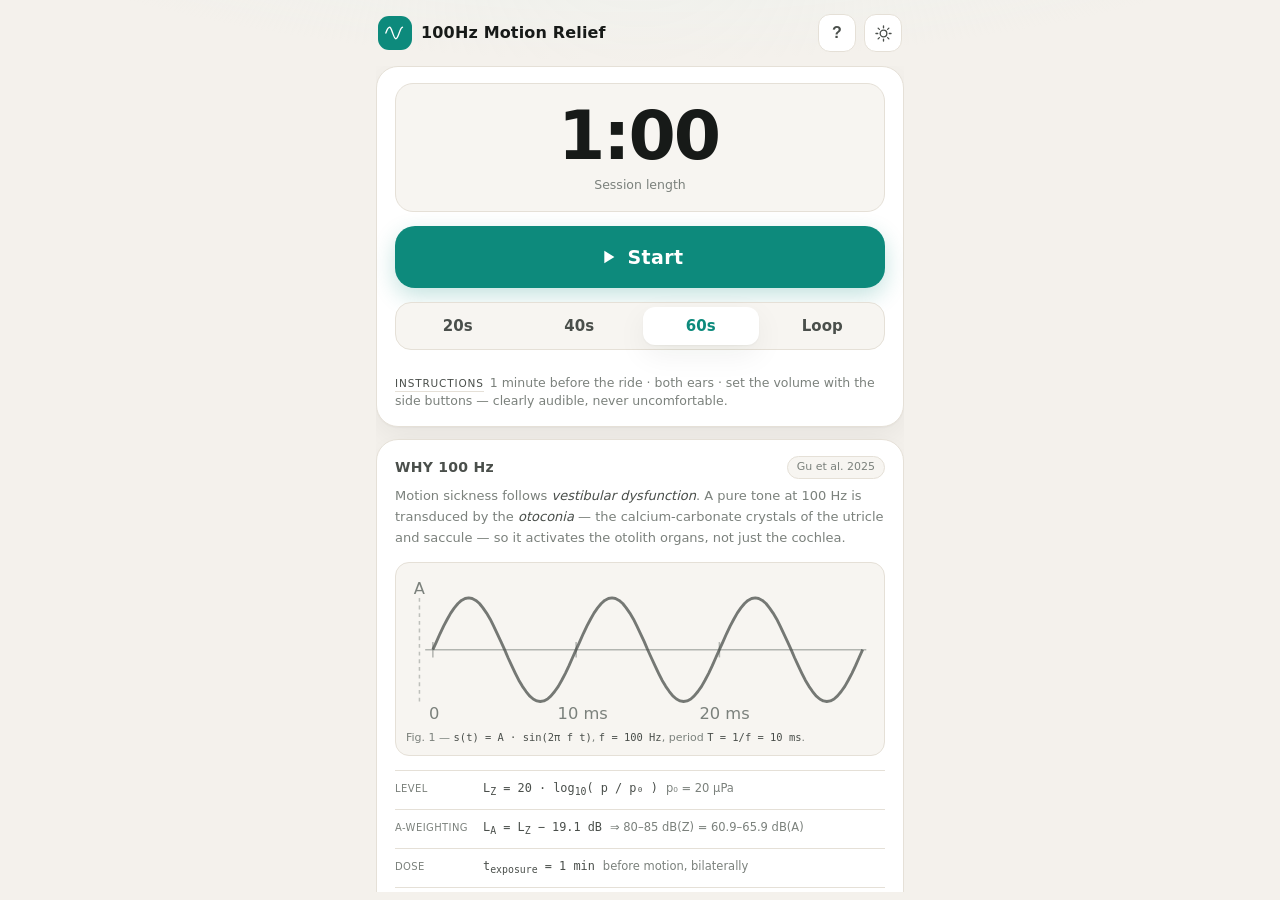
<file: index.html>
<!doctype html>
<html lang="en" data-theme="auto">
<head>
<meta charset="utf-8" />
<title>100Hz Motion Relief</title>
<meta name="viewport" content="width=device-width, initial-scale=1, viewport-fit=cover" />
<meta name="description" content="A 100 Hz pure tone to ease motion sickness — based on Gu et al., Environ Health Prev Med 2025. Works offline and installs to the iPhone home screen." />

<meta name="theme-color" content="#f4f1ec" media="(prefers-color-scheme: light)" />
<meta name="theme-color" content="#0e1211" media="(prefers-color-scheme: dark)" />
<meta name="apple-mobile-web-app-capable" content="yes" />
<meta name="mobile-web-app-capable" content="yes" />
<meta name="apple-mobile-web-app-title" content="100Hz" />
<meta name="apple-mobile-web-app-status-bar-style" content="default" />
<meta name="format-detection" content="telephone=no" />

<link rel="manifest" href="manifest.webmanifest" />
<link rel="icon" href="icons/icon-192.png" sizes="192x192" />
<link rel="apple-touch-icon" href="icons/icon-180.png" />
<link rel="stylesheet" href="styles.css" />
</head>
<body>
<div class="app">

  <header class="topbar">
    <div class="brand">
      <span class="brand-mark" aria-hidden="true">
        <svg viewBox="0 0 24 24" width="20" height="20"><path d="M1 12c1.6-4.6 3.1-6.9 4.6-6.9S8 8.6 9.2 12s2.3 6.9 3.8 6.9 2.4-2.3 4-6.9 2.6-6.9 4-6.9" fill="none" stroke="currentColor" stroke-width="1.6" stroke-linecap="round"/></svg>
      </span>
      <span class="brand-text">100Hz Motion Relief</span>
    </div>
    <div class="topbar-actions">
      <button id="helpBtn" class="icon-btn" type="button" aria-label="Instructions">?</button>
      <button id="themeBtn" class="icon-btn" type="button" aria-label="Toggle light and dark theme">
        <svg class="ico-sun" viewBox="0 0 24 24" width="19" height="19" aria-hidden="true"><circle cx="12" cy="12" r="4.2" fill="none" stroke="currentColor" stroke-width="1.7"/><path d="M12 2.5v2.2M12 19.3v2.2M2.5 12h2.2M19.3 12h2.2M5.2 5.2l1.6 1.6M17.2 17.2l1.6 1.6M18.8 5.2l-1.6 1.6M6.8 17.2l-1.6 1.6" stroke="currentColor" stroke-width="1.7" stroke-linecap="round"/></svg>
        <svg class="ico-moon" viewBox="0 0 24 24" width="19" height="19" aria-hidden="true"><path d="M20 14.2A8.2 8.2 0 0 1 9.8 4a8.4 8.4 0 1 0 10.2 10.2Z" fill="none" stroke="currentColor" stroke-width="1.7" stroke-linejoin="round"/></svg>
      </button>
    </div>
  </header>

  <main class="content">

    <!-- player -->
    <section class="card play-card">
      <div class="timer" id="timer">
        <div class="timer-main">
          <span id="timeValue">1:00</span><span class="timer-unit" id="timeUnit"></span>
        </div>
        <div class="timer-label" id="timeLabel">Session length</div>
        <div class="timer-bar"><span id="timeBar"></span></div>
      </div>

      <button id="playBtn" class="play-btn" type="button" aria-live="polite">
        <svg class="ico-play" viewBox="0 0 24 24" width="22" height="22" aria-hidden="true"><path d="M8 5.2v13.6l11-6.8z" fill="currentColor"/></svg>
        <svg class="ico-pause" viewBox="0 0 24 24" width="22" height="22" aria-hidden="true"><rect x="7" y="5" width="3.6" height="14" rx="1.4" fill="currentColor"/><rect x="13.4" y="5" width="3.6" height="14" rx="1.4" fill="currentColor"/></svg>
        <span id="playLabel">Start</span>
      </button>

      <div class="presets" role="group" aria-label="Session length">
        <button type="button" class="chip" data-sec="20">20s</button>
        <button type="button" class="chip" data-sec="40">40s</button>
        <button type="button" class="chip is-active" data-sec="60">60s</button>
        <button type="button" class="chip" data-sec="0">Loop</button>
      </div>

      <p class="hint"><span class="k">Instructions</span>1 minute before the ride · both ears · set the volume with the side buttons — clearly audible, never uncomfortable.</p>
    </section>

    <!-- why this works -->
    <section class="card note-card" aria-labelledby="noteTitle">
      <div class="card-head">
        <h2 id="noteTitle" class="card-title">WHY 100 Hz</h2>
        <span class="tag">Gu et al. 2025</span>
      </div>

      <p class="note-p">
        Motion sickness follows <em>vestibular dysfunction</em>. A pure tone at 100 Hz is transduced by the
        <em>otoconia</em> — the calcium-carbonate crystals of the utricle and saccule — so it activates the
        otolith organs, not just the cochlea.
      </p>

      <figure class="fig">
        <svg class="fig-svg" viewBox="0 0 244 78" role="img" aria-label="100 Hz sine wave, period 10 ms">
          <line class="ax" x1="10" y1="40" x2="240" y2="40" />
          <line class="tick" x1="14" y1="36" x2="14" y2="44" />
          <line class="tick" x1="88.7" y1="36" x2="88.7" y2="44" />
          <line class="tick" x1="163.4" y1="36" x2="163.4" y2="44" />
          <line class="amp" x1="7" y1="13" x2="7" y2="67" />
          <path class="wave" d="M14.0,40.0 L15.9,35.8 L17.7,31.7 L19.6,27.7 L21.5,24.1 L23.3,20.9 L25.2,18.2 L27.1,15.9 L28.9,14.3 L30.8,13.3 L32.7,13.0 L34.5,13.3 L36.4,14.3 L38.3,15.9 L40.1,18.2 L42.0,20.9 L43.9,24.1 L45.7,27.7 L47.6,31.7 L49.5,35.8 L51.4,40.0 L53.2,44.2 L55.1,48.3 L57.0,52.3 L58.8,55.9 L60.7,59.1 L62.6,61.8 L64.4,64.1 L66.3,65.7 L68.2,66.7 L70.0,67.0 L71.9,66.7 L73.8,65.7 L75.6,64.1 L77.5,61.8 L79.4,59.1 L81.2,55.9 L83.1,52.3 L85.0,48.3 L86.8,44.2 L88.7,40.0 L90.6,35.8 L92.4,31.7 L94.3,27.7 L96.2,24.1 L98.0,20.9 L99.9,18.2 L101.8,15.9 L103.6,14.3 L105.5,13.3 L107.4,13.0 L109.2,13.3 L111.1,14.3 L113.0,15.9 L114.8,18.2 L116.7,20.9 L118.6,24.1 L120.4,27.7 L122.3,31.7 L124.2,35.8 L126.0,40.0 L127.9,44.2 L129.8,48.3 L131.7,52.3 L133.5,55.9 L135.4,59.1 L137.3,61.8 L139.1,64.1 L141.0,65.7 L142.9,66.7 L144.7,67.0 L146.6,66.7 L148.5,65.7 L150.3,64.1 L152.2,61.8 L154.1,59.1 L155.9,55.9 L157.8,52.3 L159.7,48.3 L161.5,44.2 L163.4,40.0 L165.3,35.8 L167.1,31.7 L169.0,27.7 L170.9,24.1 L172.7,20.9 L174.6,18.2 L176.5,15.9 L178.3,14.3 L180.2,13.3 L182.1,13.0 L183.9,13.3 L185.8,14.3 L187.7,15.9 L189.5,18.2 L191.4,20.9 L193.3,24.1 L195.1,27.7 L197.0,31.7 L198.9,35.8 L200.8,40.0 L202.6,44.2 L204.5,48.3 L206.4,52.3 L208.2,55.9 L210.1,59.1 L212.0,61.8 L213.8,64.1 L215.7,65.7 L217.6,66.7 L219.4,67.0 L221.3,66.7 L223.2,65.7 L225.0,64.1 L226.9,61.8 L228.8,59.1 L230.6,55.9 L232.5,52.3 L234.4,48.3 L236.2,44.2 L238.1,40.0" />
          <text class="fig-t" x="12" y="76">0</text>
          <text class="fig-t" x="79" y="76">10 ms</text>
          <text class="fig-t" x="153" y="76">20 ms</text>
          <text class="fig-t" x="4" y="11">A</text>
        </svg>
        <figcaption class="figcap">Fig. 1 — <span class="eqi">s(t) = A · sin(2π f t)</span>, <span class="eqi">f = 100 Hz</span>, period <span class="eqi">T = 1/f = 10 ms</span>.</figcaption>
      </figure>

      <div class="eqs">
        <div class="eqrow">
          <span class="eqlab">level</span>
          <span class="eqi">L<sub>Z</sub> = 20 · log<sub>10</sub>( p / p₀ )</span>
          <span class="eqnote">p₀ = 20 µPa</span>
        </div>
        <div class="eqrow">
          <span class="eqlab">A-weighting</span>
          <span class="eqi">L<sub>A</sub> = L<sub>Z</sub> − 19.1 dB</span>
          <span class="eqnote">⇒ 80–85 dB(Z) = 60.9–65.9 dB(A)</span>
        </div>
        <div class="eqrow">
          <span class="eqlab">dose</span>
          <span class="eqi">t<sub>exposure</sub> = 1 min</span>
          <span class="eqnote">before motion, bilaterally</span>
        </div>
      </div>

      <figure class="fig">
        <svg class="fig-svg" viewBox="0 0 320 112" role="img" aria-label="proposed mechanism diagram">
          <g class="box">
            <rect x="4" y="6" width="88" height="36" rx="9" />
            <text class="fig-b" x="48" y="22">100 Hz tone</text>
            <text class="fig-s" x="48" y="35">80–85 dB(Z)</text>
          </g>
          <path class="arw" d="M96 24 H112" />
          <path class="arwh" d="M112 24 l-6 -3.2 v6.4 z" />
          <g class="box">
            <rect x="114" y="6" width="94" height="36" rx="9" />
            <text class="fig-b" x="161" y="22">Otoconia</text>
            <text class="fig-s" x="161" y="35">utricle · saccule</text>
          </g>
          <path class="arw" d="M212 24 H228" />
          <path class="arwh" d="M228 24 l-6 -3.2 v6.4 z" />
          <g class="box">
            <rect x="230" y="6" width="86" height="36" rx="9" />
            <text class="fig-b" x="273" y="22">Vestibular</text>
            <text class="fig-s" x="273" y="35">activation</text>
          </g>

          <path class="arw" d="M273 42 V56" />
          <path class="arw" d="M56 56 H273" />
          <path class="arw" d="M56 56 V68" />
          <path class="arwh" d="M56 68 l-3.2 -6 h6.4 z" />
          <path class="arw" d="M160 56 V68" />
          <path class="arwh" d="M160 68 l-3.2 -6 h6.4 z" />
          <path class="arw" d="M264 56 V68" />
          <path class="arwh" d="M264 68 l-3.2 -6 h6.4 z" />

          <g class="box">
            <rect x="4" y="70" width="104" height="36" rx="9" />
            <text class="fig-s" x="56" y="86">↓ postural sway</text>
            <text class="fig-s" x="56" y="99">envelope area</text>
          </g>
          <g class="box">
            <rect x="112" y="70" width="96" height="36" rx="9" />
            <text class="fig-s" x="160" y="86">↓ LF/HF</text>
            <text class="fig-s" x="160" y="99">sympathetic tone</text>
          </g>
          <g class="box">
            <rect x="212" y="70" width="104" height="36" rx="9" />
            <text class="fig-s" x="264" y="86">↓ MSAQ</text>
            <text class="fig-s" x="264" y="99">subjective symptoms</text>
          </g>
        </svg>
        <figcaption class="figcap">Fig. 2 — sound energy → otoconia → vestibular activation → less imbalance and autonomic response.</figcaption>
      </figure>

      <p class="note-p tight"><span class="k">Protocol</span>bilateral, 1 minute, before motion. In mice a 5-minute exposure held for ≥ 120 min; unilateral exposure and 250 Hz did not work.</p>
      <p class="cite">Gu Y, Ohgami N, He T, Kagawa T, Kurniasari F, Tong K, Li X, Tazaki A, Takeda K, Mouri M, Kato M.
        <i>Just 1-min exposure to a pure tone at 100 Hz with daily exposable sound pressure levels may improve motion sickness.</i>
        Environ Health Prev Med. 2025;30. doi:10.1265/ehpm.24-00247</p>
    </section>

    <p class="safety">
      Long exposure at high volume can damage hearing — keep both moderate. Stop immediately if you notice ringing,
      worsening dizziness or any discomfort. This app is not medical advice.
    </p>
  </main>

  <div class="a2hs" id="a2hs" hidden>
    <span>Tap <b>Share</b> in Safari, then “Add to Home Screen” to run full-screen and offline.</span>
    <button type="button" id="a2hsClose" aria-label="Dismiss">✕</button>
  </div>

  <div class="sheet" id="sheet" hidden>
    <div class="sheet-backdrop" data-close></div>
    <div class="sheet-panel" role="dialog" aria-modal="true" aria-labelledby="sheetTitle">
      <h2 id="sheetTitle">Instructions</h2>
      <ol>
        <li>Keep the phone near you — a pocket is fine — and let the 100 Hz tone play.</li>
        <li>Use the <b>hardware volume buttons</b> (there is no in-app volume). Aim for clearly audible but never uncomfortable: the study used <b>80–85 dB(Z)</b> ≈ 60.9–65.9 dB(A) at the ear.</li>
        <li>The study protocol is <b>1 minute, both ears, before the ride</b>. The default session is 60 s; 20 s, 40 s and loop are also available.</li>
        <li>The screen stays awake while playing. Audio keeps playing on the lock screen or in another app — pause it from Control Center.</li>
        <li>No sound? Check the <b>ring/silent switch</b> on the left side of the iPhone.</li>
      </ol>
      <p class="sheet-meta">Audio: 100 Hz pure tone · 60 s · 0.3 s silence + 0.7 s fade-in, so playback starts without a click · build v5</p>
      <button type="button" class="play-btn ghost" data-close>Got it</button>
    </div>
  </div>

  <div class="toast" id="toast" role="status" aria-live="polite" hidden></div>
</div>

<audio id="tone" src="audio/100hz.mp3" loop preload="auto" playsinline></audio>
<script src="app.js"></script>
</body>
</html>
</file>
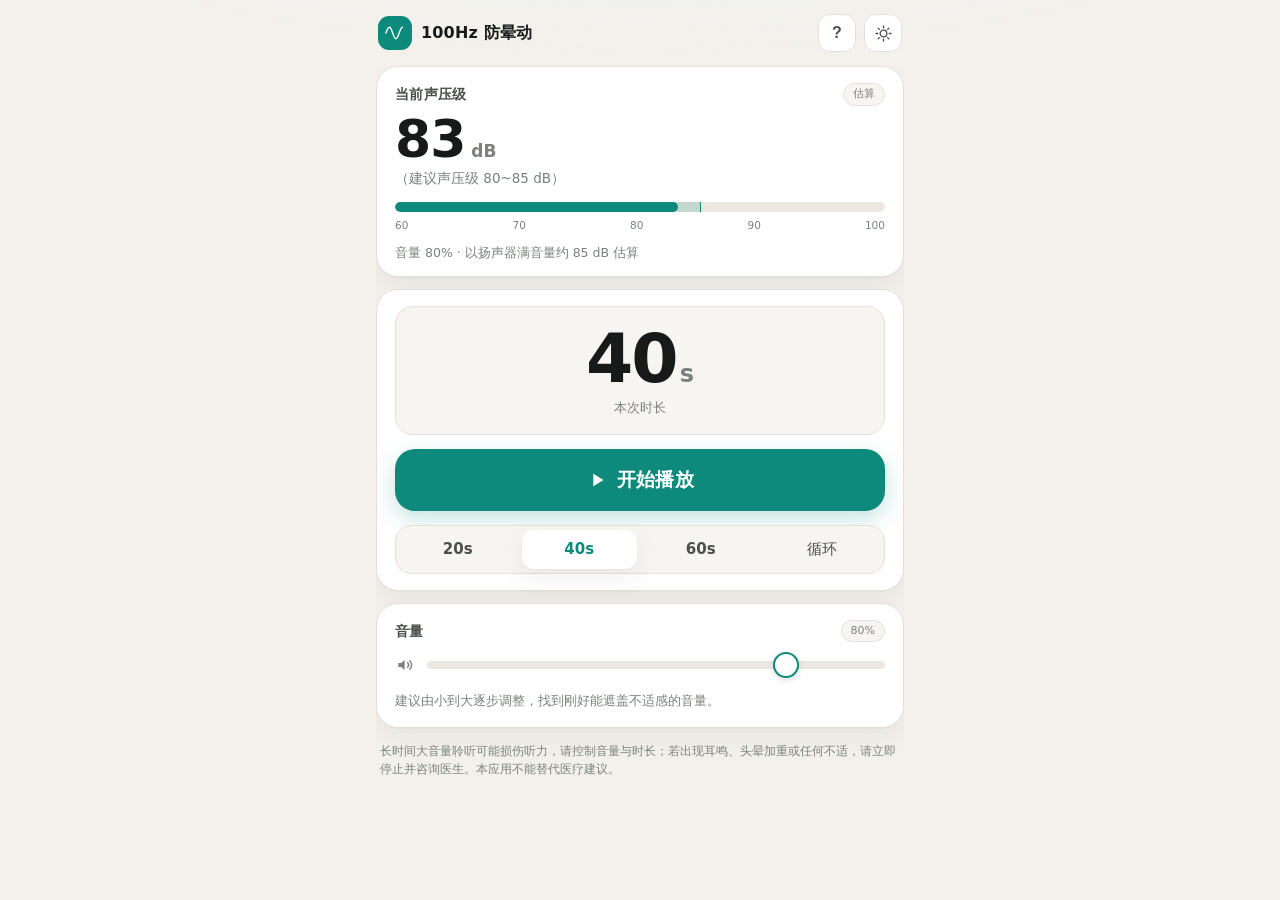
<file: app/index.html>
<!doctype html>
<html lang="zh-CN" data-theme="auto">
<head>
<meta charset="utf-8" />
<title>100Hz 防晕动</title>
<meta name="viewport" content="width=device-width, initial-scale=1, viewport-fit=cover" />
<meta name="description" content="用 100 Hz 纯音缓解晕车、晕船与 3D 眩晕。离线可用，可添加到 iPhone 主屏幕。" />

<meta name="theme-color" content="#f4f1ec" media="(prefers-color-scheme: light)" />
<meta name="theme-color" content="#0e1211" media="(prefers-color-scheme: dark)" />
<meta name="apple-mobile-web-app-capable" content="yes" />
<meta name="mobile-web-app-capable" content="yes" />
<meta name="apple-mobile-web-app-title" content="100Hz" />
<meta name="apple-mobile-web-app-status-bar-style" content="default" />
<meta name="format-detection" content="telephone=no" />

<link rel="manifest" href="manifest.webmanifest" />
<link rel="icon" href="icons/icon-192.png" sizes="192x192" />
<link rel="apple-touch-icon" href="icons/icon-180.png" />
<link rel="stylesheet" href="styles.css" />
</head>
<body>
<div class="app">

  <header class="topbar">
    <div class="brand">
      <span class="brand-mark" aria-hidden="true">
        <svg viewBox="0 0 24 24" width="20" height="20"><path d="M1 12c1.6-4.6 3.1-6.9 4.6-6.9S8 8.6 9.2 12s2.3 6.9 3.8 6.9 2.4-2.3 4-6.9 2.6-6.9 4-6.9" fill="none" stroke="currentColor" stroke-width="1.6" stroke-linecap="round"/></svg>
      </span>
      <span class="brand-text">100Hz 防晕动</span>
    </div>
    <div class="topbar-actions">
      <button id="helpBtn" class="icon-btn" type="button" aria-label="使用说明">?</button>
      <button id="themeBtn" class="icon-btn" type="button" aria-label="切换深浅色">
        <svg class="ico-sun" viewBox="0 0 24 24" width="19" height="19" aria-hidden="true"><circle cx="12" cy="12" r="4.2" fill="none" stroke="currentColor" stroke-width="1.7"/><path d="M12 2.5v2.2M12 19.3v2.2M2.5 12h2.2M19.3 12h2.2M5.2 5.2l1.6 1.6M17.2 17.2l1.6 1.6M18.8 5.2l-1.6 1.6M6.8 17.2l-1.6 1.6" stroke="currentColor" stroke-width="1.7" stroke-linecap="round"/></svg>
        <svg class="ico-moon" viewBox="0 0 24 24" width="19" height="19" aria-hidden="true"><path d="M20 14.2A8.2 8.2 0 0 1 9.8 4a8.4 8.4 0 1 0 10.2 10.2Z" fill="none" stroke="currentColor" stroke-width="1.7" stroke-linejoin="round"/></svg>
      </button>
    </div>
  </header>

  <main class="content">

    <!-- 当前声压级 -->
    <section class="card level-card" aria-labelledby="levelTitle">
      <div class="card-head">
        <h2 id="levelTitle" class="card-title">当前声压级</h2>
        <span class="tag">估算</span>
      </div>
      <p class="level-value"><span id="splValue">82</span><span class="unit">dB</span></p>
      <p class="level-note">（建议声压级 80~85 dB）</p>

      <div class="meter" role="img" aria-label="声压级示意">
        <div class="meter-track">
          <span class="meter-band"></span>
          <span class="meter-fill" id="meterFill"></span>
        </div>
        <div class="meter-scale" aria-hidden="true">
          <span>60</span><span>70</span><span>80</span><span>90</span><span>100</span>
        </div>
      </div>
      <p class="hint" id="levelHint">音量 80% · 以扬声器满音量约 85 dB 估算</p>
    </section>

    <!-- 计时 / 播放 -->
    <section class="card play-card">
      <div class="timer" id="timer">
        <div class="timer-main">
          <span id="timeValue">40</span><span class="timer-unit" id="timeUnit">s</span>
        </div>
        <div class="timer-label" id="timeLabel">本次时长</div>
        <div class="timer-bar"><span id="timeBar"></span></div>
      </div>

      <button id="playBtn" class="play-btn" type="button" aria-live="polite">
        <svg class="ico-play" viewBox="0 0 24 24" width="22" height="22" aria-hidden="true"><path d="M8 5.2v13.6l11-6.8z" fill="currentColor"/></svg>
        <svg class="ico-pause" viewBox="0 0 24 24" width="22" height="22" aria-hidden="true"><rect x="7" y="5" width="3.6" height="14" rx="1.4" fill="currentColor"/><rect x="13.4" y="5" width="3.6" height="14" rx="1.4" fill="currentColor"/></svg>
        <span id="playLabel">开始播放</span>
      </button>

      <div class="presets" role="group" aria-label="播放时长">
        <button type="button" class="chip" data-sec="20">20s</button>
        <button type="button" class="chip is-active" data-sec="40">40s</button>
        <button type="button" class="chip" data-sec="60">60s</button>
        <button type="button" class="chip" data-sec="0">循环</button>
      </div>
    </section>

    <!-- 音量 -->
    <section class="card volume-card">
      <div class="card-head">
        <h2 class="card-title">音量</h2>
        <span class="tag" id="volTag">80%</span>
      </div>
      <div class="volume-row">
        <svg viewBox="0 0 24 24" width="20" height="20" aria-hidden="true"><path d="M4 9.5h3.2L11.5 6v12L7.2 14.5H4z" fill="currentColor"/><path d="M15.2 9.4a3.7 3.7 0 0 1 0 5.2M17.8 6.9a7.2 7.2 0 0 1 0 10.2" fill="none" stroke="currentColor" stroke-width="1.7" stroke-linecap="round"/></svg>
        <input id="volSlider" type="range" min="0" max="100" step="1" value="80" aria-label="音量" />
      </div>
      <p class="hint" id="volHint">建议由小到大逐步调整，找到刚好能遮盖不适感的音量。</p>
    </section>

    <p class="safety">
      长时间大音量聆听可能损伤听力，请控制音量与时长；若出现耳鸣、头晕加重或任何不适，请立即停止并咨询医生。本应用不能替代医疗建议。
    </p>
  </main>

  <!-- iOS 添加到主屏幕提示 -->
  <div class="a2hs" id="a2hs" hidden>
    <span>在 Safari 中点底部「分享」，选择「添加到主屏幕」，即可全屏离线使用。</span>
    <button type="button" id="a2hsClose" aria-label="关闭提示">✕</button>
  </div>

  <!-- 使用说明 -->
  <div class="sheet" id="sheet" hidden>
    <div class="sheet-backdrop" data-close></div>
    <div class="sheet-panel" role="dialog" aria-modal="true" aria-labelledby="sheetTitle">
      <h2 id="sheetTitle">使用说明</h2>
      <ol>
        <li>把手机放在身边（口袋里也可），让 100 Hz 纯音持续播放。</li>
        <li>音量由小到大调整，通常与耳边的环境声相当即可；<b>iPhone 请用侧边音量键</b>调整，App 内滑块用于记录你的音量并估算声压级。</li>
        <li>默认每次 40 秒，可切换 20 / 60 秒或循环播放；播放中屏幕会保持常亮。</li>
        <li>锁屏或切到别的 App 时音频会继续（可下拉控制中心暂停）。</li>
        <li>若听不到声音，请检查 iPhone 左侧的<b>静音拨片/静音开关</b>是否关闭。</li>
      </ol>
      <h3>关于 100 Hz</h3>
      <p>100 Hz 低频振动声被研究用于减轻晕动症（乘车、乘船、VR/3D 眩晕）。建议在出发前或不适初期就开始播放，并保持音量适中。</p>
      <p class="sheet-meta">音频：<span id="metaInfo">100 Hz 纯音 · 60 秒循环</span></p>
      <button type="button" class="play-btn ghost" data-close>知道了</button>
    </div>
  </div>

  <div class="toast" id="toast" role="status" aria-live="polite" hidden></div>
</div>

<audio id="tone" src="audio/100hz.mp3" loop preload="auto" playsinline></audio>
<script src="app.js"></script>
</body>
</html>
</file>
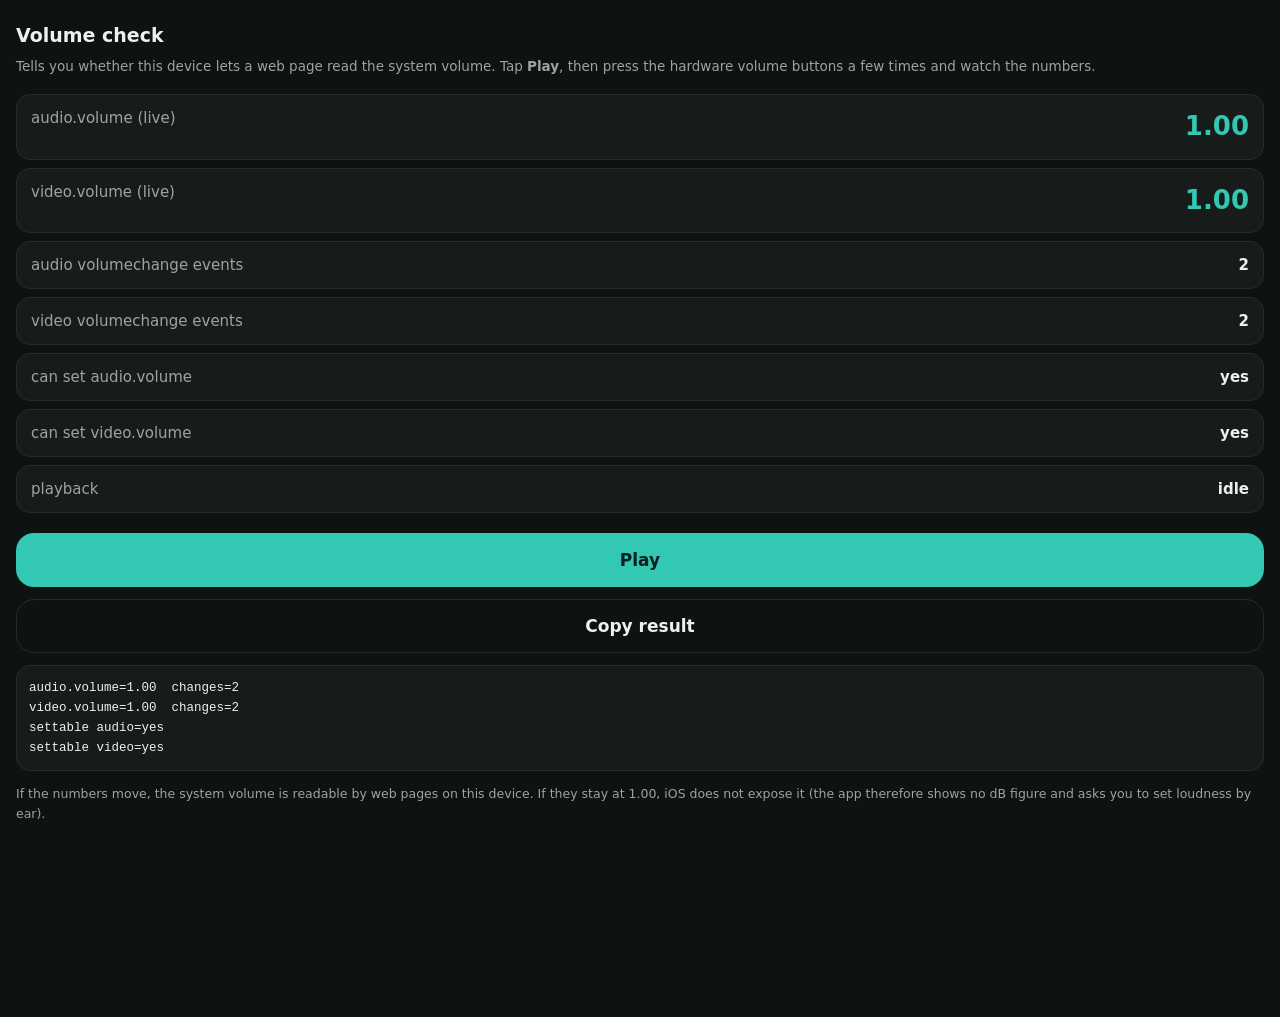
<file: diag.html>
<!doctype html>
<html lang="en">
<head>
<meta charset="utf-8" />
<title>Volume check · 100Hz Motion Relief</title>
<meta name="viewport" content="width=device-width, initial-scale=1, viewport-fit=cover" />
<meta name="robots" content="noindex" />
<style>
  :root { color-scheme: dark; }
  body { margin:0; padding:20px 16px calc(24px + env(safe-area-inset-bottom));
         background:#0e1211; color:#ecf1ef; font:15px/1.6 -apple-system,system-ui,sans-serif; }
  h1 { font-size:19px; margin:0 0 6px; }
  p.lead { color:#9aa5a1; font-size:13.5px; margin:0 0 16px; }
  .row { display:flex; justify-content:space-between; gap:10px; padding:11px 14px; background:#171c1b;
         border:1px solid #252c2a; border-radius:14px; margin-bottom:8px; }
  .row span:first-child { color:#9aa5a1; }
  .val { font-variant-numeric:tabular-nums; font-weight:600; }
  .big { font-size:26px; font-weight:700; color:#33c8b3; font-variant-numeric:tabular-nums; }
  button { width:100%; min-height:54px; margin-top:12px; border:0; border-radius:18px; background:#33c8b3;
           color:#06201c; font-size:17px; font-weight:650; font-family:inherit; }
  button.ghost { background:transparent; color:#ecf1ef; border:1px solid #252c2a; }
  pre { white-space:pre-wrap; word-break:break-all; background:#171c1b; border:1px solid #252c2a;
        border-radius:14px; padding:12px; font-size:12.5px; margin-top:12px; }
  .hint { color:#9aa5a1; font-size:12.5px; margin-top:10px; }
</style>
</head>
<body>
<h1>Volume check</h1>
<p class="lead">Tells you whether this device lets a web page read the system volume. Tap <b>Play</b>, then press the hardware volume buttons a few times and watch the numbers.</p>

<div class="row"><span>audio.volume (live)</span><span class="val big" id="aVol">–</span></div>
<div class="row"><span>video.volume (live)</span><span class="val big" id="vVol">–</span></div>
<div class="row"><span>audio volumechange events</span><span class="val" id="aCount">0</span></div>
<div class="row"><span>video volumechange events</span><span class="val" id="vCount">0</span></div>
<div class="row"><span>can set audio.volume</span><span class="val" id="aSet">–</span></div>
<div class="row"><span>can set video.volume</span><span class="val" id="vSet">–</span></div>
<div class="row"><span>playback</span><span class="val" id="state">idle</span></div>

<button id="play">Play</button>
<button class="ghost" id="copy">Copy result</button>

<pre id="out">Press the volume buttons, then the result appears here.</pre>
<p class="hint">If the numbers move, the system volume is readable by web pages on this device. If they stay at 1.00, iOS does not expose it (the app therefore shows no dB figure and asks you to set loudness by ear).</p>

<audio id="a" src="audio/100hz.mp3" loop preload="none" playsinline></audio>
<video id="v" src="audio/100hz.mp3" loop preload="none" playsinline></video>

<script>
(function () {
  var a = document.getElementById('a'), v = document.getElementById('v');
  var aCount = 0, vCount = 0;
  var fmt = function (x) { return (typeof x === 'number' && isFinite(x)) ? x.toFixed(2) : '–'; };

  function summarize() {
    return [
      'audio.volume=' + fmt(a.volume) + '  changes=' + aCount,
      'video.volume=' + fmt(v.volume) + '  changes=' + vCount,
      'settable audio=' + document.getElementById('aSet').textContent,
      'settable video=' + document.getElementById('vSet').textContent
    ].join('\n');
  }

  function paint() {
    document.getElementById('aVol').textContent = fmt(a.volume);
    document.getElementById('vVol').textContent = fmt(v.volume);
    document.getElementById('aCount').textContent = String(aCount);
    document.getElementById('vCount').textContent = String(vCount);
    document.getElementById('state').textContent = a.paused ? 'idle' : ('playing ' + a.currentTime.toFixed(1) + 's');
    document.getElementById('out').textContent = summarize();
  }

  a.addEventListener('volumechange', function () { aCount++; paint(); });
  v.addEventListener('volumechange', function () { vCount++; paint(); });
  a.addEventListener('timeupdate', paint);

  setTimeout(function () {
    var aBefore = a.volume; a.volume = 0.5;
    document.getElementById('aSet').textContent = (Math.abs(a.volume - 0.5) < 0.01) ? 'yes' : 'no (read-only)';
    a.volume = aBefore;
    var vBefore = v.volume; v.volume = 0.5;
    document.getElementById('vSet').textContent = (Math.abs(v.volume - 0.5) < 0.01) ? 'yes' : 'no (read-only)';
    v.volume = vBefore;
    paint();
  }, 300);

  document.getElementById('play').addEventListener('click', function () {
    a.play().then(paint).catch(function (e) { alert('Playback failed: ' + e.message); });
  });

  document.getElementById('copy').addEventListener('click', function () {
    var text = summarize();
    if (navigator.clipboard) {
      navigator.clipboard.writeText(text).then(function () {
        document.getElementById('out').textContent = text + '\n\n(copied)';
      });
    } else {
      document.getElementById('out').textContent = text;
    }
  });

  setInterval(paint, 500);
  paint();
})();
</script>
</body>
</html>
</file>
<file: styles.css>
/* 100Hz 防晕动 — UI */

:root {
  --bg: #f4f1ec;
  --bg-glow: #e9f3f0;
  --surface: #ffffff;
  --surface-2: #f7f5f1;
  --ink: #171a18;
  --ink-2: #4a4f4b;
  --muted: #7b817c;
  --line: #e5e0d7;
  --accent: #0d8a7c;
  --accent-ink: #ffffff;
  --accent-soft: rgba(13, 138, 124, 0.12);
  --band: rgba(13, 138, 124, 0.18);
  --track: #ece8e1;
  --shadow: 0 1px 2px rgba(23, 26, 24, 0.04), 0 10px 30px rgba(23, 26, 24, 0.06);
  --radius: 22px;
  --safe-top: env(safe-area-inset-top, 0px);
  --safe-bottom: env(safe-area-inset-bottom, 0px);
}

@media (prefers-color-scheme: dark) {
  :root:not([data-theme="light"]) {
    --bg: #0e1211;
    --bg-glow: #10201d;
    --surface: #171c1b;
    --surface-2: #131817;
    --ink: #ecf1ef;
    --ink-2: #c6cecb;
    --muted: #8d9793;
    --line: #252c2a;
    --accent: #33c8b3;
    --accent-ink: #06201c;
    --accent-soft: rgba(51, 200, 179, 0.14);
    --band: rgba(51, 200, 179, 0.2);
    --track: #232a28;
    --shadow: none;
  }
}

html[data-theme="dark"] {
  --bg: #0e1211;
  --bg-glow: #10201d;
  --surface: #171c1b;
  --surface-2: #131817;
  --ink: #ecf1ef;
  --ink-2: #c6cecb;
  --muted: #8d9793;
  --line: #252c2a;
  --accent: #33c8b3;
  --accent-ink: #06201c;
  --accent-soft: rgba(51, 200, 179, 0.14);
  --band: rgba(51, 200, 179, 0.2);
  --track: #232a28;
  --shadow: none;
}

* { box-sizing: border-box; }

[hidden] { display: none !important; }

html, body {
  height: 100%;
  margin: 0;
}

body {
  background: var(--bg);
  color: var(--ink);
  font: 16px/1.5 -apple-system, BlinkMacSystemFont, "SF Pro Text", "PingFang SC",
    "Hiragino Sans GB", "Microsoft YaHei", system-ui, sans-serif;
  -webkit-font-smoothing: antialiased;
  -webkit-tap-highlight-color: transparent;
  overflow: hidden;
  overscroll-behavior: none;
}

body::before {
  content: "";
  position: fixed;
  inset: -20% -20% auto -20%;
  height: 62vh;
  background: radial-gradient(60% 60% at 50% 0%, var(--bg-glow), transparent 72%);
  pointer-events: none;
  z-index: 0;
}

.app {
  position: relative;
  z-index: 1;
  height: 100dvh;
  display: flex;
  flex-direction: column;
  padding: calc(var(--safe-top) + 10px) 16px calc(var(--safe-bottom) + 8px);
  max-width: 560px;
  margin: 0 auto;
}

/* ---------- top bar ---------- */

.topbar {
  display: flex;
  align-items: center;
  justify-content: space-between;
  gap: 12px;
  padding: 4px 2px 14px;
  flex: 0 0 auto;
}

.brand { display: flex; align-items: center; gap: 9px; min-width: 0; }

.brand-mark {
  display: grid;
  place-items: center;
  width: 34px; height: 34px;
  border-radius: 11px;
  background: var(--accent);
  color: var(--accent-ink);
  flex: 0 0 auto;
}

.brand-text {
  font-size: 16px;
  font-weight: 650;
  letter-spacing: 0.01em;
  white-space: nowrap;
  overflow: hidden;
  text-overflow: ellipsis;
}

.topbar-actions { display: flex; gap: 8px; flex: 0 0 auto; }

.icon-btn {
  width: 38px; height: 38px;
  display: grid; place-items: center;
  border-radius: 12px;
  border: 1px solid var(--line);
  background: var(--surface);
  color: var(--ink-2);
  font-size: 16px;
  font-weight: 600;
  cursor: pointer;
  transition: transform 0.12s ease, background 0.2s ease;
}

.icon-btn:active { transform: scale(0.94); }

html[data-theme="dark"] .ico-sun { display: none; }
html[data-theme="light"] .ico-moon { display: none; }
@media (prefers-color-scheme: dark) {
  :root:not([data-theme="light"]) .ico-sun { display: none; }
  :root:not([data-theme="light"]) .ico-moon { display: block; }
}
@media (prefers-color-scheme: light) {
  :root:not([data-theme="dark"]) .ico-moon { display: none; }
}

/* ---------- content ---------- */

.content {
  flex: 1 1 auto;
  min-height: 0;
  overflow-y: auto;
  -webkit-overflow-scrolling: touch;
  display: flex;
  flex-direction: column;
  gap: 12px;
  padding-bottom: 6px;
  scrollbar-width: none;
}
.content::-webkit-scrollbar { display: none; }

.card {
  background: var(--surface);
  border: 1px solid var(--line);
  border-radius: var(--radius);
  box-shadow: var(--shadow);
  padding: 16px 18px;
}

.card-head {
  display: flex;
  align-items: center;
  justify-content: space-between;
  gap: 10px;
  margin-bottom: 6px;
}

.card-title {
  margin: 0;
  font-size: 14px;
  font-weight: 600;
  color: var(--ink-2);
  letter-spacing: 0.02em;
}

.tag {
  font-size: 11px;
  color: var(--muted);
  border: 1px solid var(--line);
  background: var(--surface-2);
  border-radius: 999px;
  padding: 2px 9px;
  white-space: nowrap;
}

.hint {
  margin: 10px 0 0;
  font-size: 12.5px;
  color: var(--muted);
  line-height: 1.45;
}

/* ---------- 论文原理卡片 ---------- */

.note-card {
  background: var(--surface);
  color: var(--muted);
}

.note-p {
  margin: 2px 0 14px;
  font-size: 13px;
  line-height: 1.62;
  color: var(--muted);
}

.note-p em { font-style: italic; color: var(--ink-2); }

.note-p.tight { margin-bottom: 10px; }

.k {
  display: inline-block;
  font-size: 10.5px;
  letter-spacing: 0.08em;
  text-transform: uppercase;
  color: var(--ink-2);
  border-bottom: 1px solid var(--line);
  margin-right: 6px;
}

.fig {
  margin: 0 0 14px;
  padding: 10px 10px 8px;
  border: 1px solid var(--line);
  border-radius: 14px;
  background: var(--surface-2);
}

.fig-svg { display: block; width: 100%; height: auto; color: var(--muted); }

.fig .ax  { stroke: currentColor; stroke-width: 0.8; opacity: 0.55; }
.fig .tick { stroke: currentColor; stroke-width: 0.8; opacity: 0.55; }
.fig .amp { stroke: currentColor; stroke-width: 0.8; opacity: 0.45; stroke-dasharray: 2 2; }
.fig .wave { fill: none; stroke: var(--ink-2); stroke-width: 1.5; stroke-linejoin: round; opacity: 0.75; }
.fig .arw { stroke: currentColor; stroke-width: 1; fill: none; opacity: 0.6; }
.fig .arwh { fill: currentColor; opacity: 0.6; }

.fig .box rect {
  fill: var(--surface);
  stroke: var(--line);
  stroke-width: 1;
}

.fig .box text { text-anchor: middle; }
.fig .fig-b { font-size: 10.5px; font-weight: 600; fill: var(--ink-2); }
.fig .fig-s { font-size: 9px; fill: var(--muted); }
.fig .fig-t { font-size: 8.5px; fill: var(--muted); }

.figcap {
  margin-top: 8px;
  font-size: 11px;
  line-height: 1.5;
  color: var(--muted);
}

.eqi {
  font-family: ui-monospace, "SF Mono", SFMono-Regular, Menlo, monospace;
  font-size: 0.95em;
  color: var(--ink-2);
  white-space: nowrap;
}

.eqs {
  margin: 0 0 14px;
  border-top: 1px solid var(--line);
  border-bottom: 1px solid var(--line);
}

.eqrow {
  display: flex;
  align-items: baseline;
  gap: 8px;
  padding: 9px 0;
  font-size: 12.5px;
  border-bottom: 1px solid var(--line);
}

.eqrow:last-child { border-bottom: none; }

.eqlab {
  flex: 0 0 80px;
  font-size: 10px;
  letter-spacing: 0.04em;
  text-transform: uppercase;
  color: var(--muted);
}

.eqnote { color: var(--muted); font-size: 11.5px; }

.cite {
  margin: 8px 0 0;
  font-size: 10.5px;
  line-height: 1.55;
  color: var(--muted);
  opacity: 0.85;
  border-left: 2px solid var(--line);
  padding-left: 8px;
}

/* ---------- timer ---------- */

.play-card { display: flex; flex-direction: column; gap: 14px; }

.timer {
  position: relative;
  border-radius: 18px;
  background: var(--surface-2);
  border: 1px solid var(--line);
  padding: 18px 16px 16px;
  text-align: center;
  overflow: hidden;
  transition: background 0.3s ease;
}

body.is-playing .timer { background: var(--accent-soft); }

.timer-main {
  display: flex;
  align-items: baseline;
  justify-content: center;
  gap: 3px;
  font-variant-numeric: tabular-nums;
  letter-spacing: -0.03em;
  font-size: 62px;
  font-weight: 620;
  line-height: 1;
  transition: color 0.3s ease;
}

body.is-playing .timer-main { color: var(--accent); }

.timer-main .timer-unit {
  font-size: 24px;
  font-weight: 560;
  color: var(--muted);
  letter-spacing: 0;
}

.timer-label {
  margin-top: 6px;
  font-size: 12.5px;
  color: var(--muted);
}

.timer-bar {
  position: absolute;
  left: 0; right: 0; bottom: 0;
  height: 4px;
  background: transparent;
}

.timer-bar span {
  display: block;
  height: 100%;
  width: 0%;
  background: var(--accent);
  transition: width 0.2s linear;
}

/* ---------- play button ---------- */

.play-btn {
  display: flex;
  align-items: center;
  justify-content: center;
  gap: 9px;
  width: 100%;
  min-height: 62px;
  padding: 0 18px;
  border: none;
  border-radius: 20px;
  background: var(--accent);
  color: var(--accent-ink);
  font-size: 19px;
  font-weight: 640;
  letter-spacing: 0.02em;
  font-family: inherit;
  cursor: pointer;
  box-shadow: 0 8px 22px rgba(13, 138, 124, 0.24);
  transition: transform 0.14s ease, box-shadow 0.2s ease, background 0.2s ease;
}

.play-btn:active { transform: scale(0.985); }

.play-btn .ico-pause { display: none; }
body.is-playing .play-btn .ico-play { display: none; }
body.is-playing .play-btn .ico-pause { display: block; }

.play-btn.ghost {
  background: transparent;
  color: var(--ink);
  border: 1px solid var(--line);
  box-shadow: none;
  min-height: 52px;
  font-size: 16px;
  margin-top: 6px;
}

/* ---------- presets ---------- */

.presets {
  display: grid;
  grid-template-columns: repeat(4, 1fr);
  gap: 6px;
  padding: 4px;
  border-radius: 16px;
  background: var(--surface-2);
  border: 1px solid var(--line);
}

.chip {
  border: none;
  background: transparent;
  color: var(--ink-2);
  font-family: inherit;
  font-size: 15px;
  font-weight: 560;
  padding: 10px 4px;
  border-radius: 12px;
  cursor: pointer;
  transition: background 0.18s ease, color 0.18s ease;
}

.chip.is-active {
  background: var(--surface);
  color: var(--accent);
  box-shadow: var(--shadow);
}

/* ---------- misc ---------- */

.safety {
  margin: 2px 4px 4px;
  font-size: 12px;
  line-height: 1.55;
  color: var(--muted);
}

.a2hs {
  display: flex;
  align-items: center;
  gap: 10px;
  margin-top: 8px;
  padding: 11px 12px;
  border-radius: 16px;
  background: var(--accent-soft);
  border: 1px solid var(--line);
  font-size: 12.5px;
  color: var(--ink-2);
  flex: 0 0 auto;
}

.a2hs button {
  border: none; background: transparent; color: var(--muted);
  font-size: 15px; padding: 4px 6px; cursor: pointer;
}

.sheet { position: fixed; inset: 0; z-index: 20; display: flex; align-items: flex-end; }

.sheet-backdrop {
  position: absolute; inset: 0;
  background: rgba(10, 14, 13, 0.42);
  backdrop-filter: blur(3px);
}

.sheet-panel {
  position: relative;
  width: 100%;
  max-width: 560px;
  margin: 0 auto;
  background: var(--surface);
  border-radius: 26px 26px 0 0;
  padding: 22px 22px calc(var(--safe-bottom) + 20px);
  box-shadow: 0 -10px 40px rgba(0, 0, 0, 0.2);
  max-height: 84dvh;
  overflow-y: auto;
  animation: sheet-up 0.28s cubic-bezier(0.22, 0.61, 0.36, 1);
}

@keyframes sheet-up {
  from { transform: translateY(14%); }
  to { transform: translateY(0); }
}

.sheet-panel h2 { margin: 0 0 10px; font-size: 20px; }
.sheet-panel h3 { margin: 18px 0 6px; font-size: 15px; color: var(--ink-2); }
.sheet-panel p, .sheet-panel li { font-size: 14px; color: var(--ink-2); line-height: 1.65; }
.sheet-panel ol { margin: 0; padding-left: 20px; }
.sheet-meta { color: var(--muted) !important; font-size: 12.5px !important; }

.toast {
  position: fixed;
  left: 50%;
  bottom: calc(var(--safe-bottom) + 84px);
  transform: translateX(-50%);
  background: rgba(20, 24, 23, 0.92);
  color: #fff;
  font-size: 13.5px;
  padding: 10px 16px;
  border-radius: 999px;
  z-index: 30;
  max-width: 84vw;
  text-align: center;
  animation: toast-in 0.22s ease;
}

@keyframes toast-in {
  from { opacity: 0; transform: translate(-50%, 8px); }
  to { opacity: 1; transform: translate(-50%, 0); }
}

.no-audio { color: #c0522f; }

@media (prefers-reduced-motion: reduce) {
  * { animation-duration: 0.001ms !important; transition-duration: 0.001ms !important; }
}

@media (min-width: 480px) {
  .level-value { font-size: 52px; }
  .timer-main { font-size: 68px; }
}
</file>
<file: app/styles.css>
/* 100Hz 防晕动 — UI */

:root {
  --bg: #f4f1ec;
  --bg-glow: #e9f3f0;
  --surface: #ffffff;
  --surface-2: #f7f5f1;
  --ink: #171a18;
  --ink-2: #4a4f4b;
  --muted: #7b817c;
  --line: #e5e0d7;
  --accent: #0d8a7c;
  --accent-ink: #ffffff;
  --accent-soft: rgba(13, 138, 124, 0.12);
  --band: rgba(13, 138, 124, 0.18);
  --track: #ece8e1;
  --shadow: 0 1px 2px rgba(23, 26, 24, 0.04), 0 10px 30px rgba(23, 26, 24, 0.06);
  --radius: 22px;
  --safe-top: env(safe-area-inset-top, 0px);
  --safe-bottom: env(safe-area-inset-bottom, 0px);
}

@media (prefers-color-scheme: dark) {
  :root:not([data-theme="light"]) {
    --bg: #0e1211;
    --bg-glow: #10201d;
    --surface: #171c1b;
    --surface-2: #131817;
    --ink: #ecf1ef;
    --ink-2: #c6cecb;
    --muted: #8d9793;
    --line: #252c2a;
    --accent: #33c8b3;
    --accent-ink: #06201c;
    --accent-soft: rgba(51, 200, 179, 0.14);
    --band: rgba(51, 200, 179, 0.2);
    --track: #232a28;
    --shadow: none;
  }
}

html[data-theme="dark"] {
  --bg: #0e1211;
  --bg-glow: #10201d;
  --surface: #171c1b;
  --surface-2: #131817;
  --ink: #ecf1ef;
  --ink-2: #c6cecb;
  --muted: #8d9793;
  --line: #252c2a;
  --accent: #33c8b3;
  --accent-ink: #06201c;
  --accent-soft: rgba(51, 200, 179, 0.14);
  --band: rgba(51, 200, 179, 0.2);
  --track: #232a28;
  --shadow: none;
}

* { box-sizing: border-box; }

[hidden] { display: none !important; }

html, body {
  height: 100%;
  margin: 0;
}

body {
  background: var(--bg);
  color: var(--ink);
  font: 16px/1.5 -apple-system, BlinkMacSystemFont, "SF Pro Text", "PingFang SC",
    "Hiragino Sans GB", "Microsoft YaHei", system-ui, sans-serif;
  -webkit-font-smoothing: antialiased;
  -webkit-tap-highlight-color: transparent;
  overflow: hidden;
  overscroll-behavior: none;
}

body::before {
  content: "";
  position: fixed;
  inset: -20% -20% auto -20%;
  height: 62vh;
  background: radial-gradient(60% 60% at 50% 0%, var(--bg-glow), transparent 72%);
  pointer-events: none;
  z-index: 0;
}

.app {
  position: relative;
  z-index: 1;
  height: 100dvh;
  display: flex;
  flex-direction: column;
  padding: calc(var(--safe-top) + 10px) 16px calc(var(--safe-bottom) + 8px);
  max-width: 560px;
  margin: 0 auto;
}

/* ---------- top bar ---------- */

.topbar {
  display: flex;
  align-items: center;
  justify-content: space-between;
  gap: 12px;
  padding: 4px 2px 14px;
  flex: 0 0 auto;
}

.brand { display: flex; align-items: center; gap: 9px; min-width: 0; }

.brand-mark {
  display: grid;
  place-items: center;
  width: 34px; height: 34px;
  border-radius: 11px;
  background: var(--accent);
  color: var(--accent-ink);
  flex: 0 0 auto;
}

.brand-text {
  font-size: 16px;
  font-weight: 650;
  letter-spacing: 0.01em;
  white-space: nowrap;
  overflow: hidden;
  text-overflow: ellipsis;
}

.topbar-actions { display: flex; gap: 8px; flex: 0 0 auto; }

.icon-btn {
  width: 38px; height: 38px;
  display: grid; place-items: center;
  border-radius: 12px;
  border: 1px solid var(--line);
  background: var(--surface);
  color: var(--ink-2);
  font-size: 16px;
  font-weight: 600;
  cursor: pointer;
  transition: transform 0.12s ease, background 0.2s ease;
}

.icon-btn:active { transform: scale(0.94); }

html[data-theme="dark"] .ico-sun { display: none; }
html[data-theme="light"] .ico-moon { display: none; }
@media (prefers-color-scheme: dark) {
  :root:not([data-theme="light"]) .ico-sun { display: none; }
  :root:not([data-theme="light"]) .ico-moon { display: block; }
}
@media (prefers-color-scheme: light) {
  :root:not([data-theme="dark"]) .ico-moon { display: none; }
}

/* ---------- content ---------- */

.content {
  flex: 1 1 auto;
  min-height: 0;
  overflow-y: auto;
  -webkit-overflow-scrolling: touch;
  display: flex;
  flex-direction: column;
  gap: 12px;
  padding-bottom: 6px;
  scrollbar-width: none;
}
.content::-webkit-scrollbar { display: none; }

.card {
  background: var(--surface);
  border: 1px solid var(--line);
  border-radius: var(--radius);
  box-shadow: var(--shadow);
  padding: 16px 18px;
}

.card-head {
  display: flex;
  align-items: center;
  justify-content: space-between;
  gap: 10px;
  margin-bottom: 6px;
}

.card-title {
  margin: 0;
  font-size: 14px;
  font-weight: 600;
  color: var(--ink-2);
  letter-spacing: 0.02em;
}

.tag {
  font-size: 11px;
  color: var(--muted);
  border: 1px solid var(--line);
  background: var(--surface-2);
  border-radius: 999px;
  padding: 2px 9px;
  white-space: nowrap;
}

/* ---------- level ---------- */

.level-card { padding-bottom: 14px; }

.level-value {
  margin: 2px 0 2px;
  font-size: 46px;
  font-weight: 620;
  letter-spacing: -0.02em;
  line-height: 1.05;
  font-variant-numeric: tabular-nums;
}

.level-value .unit {
  font-size: 17px;
  font-weight: 560;
  color: var(--muted);
  margin-left: 6px;
  letter-spacing: 0;
}

.level-note {
  margin: 0 0 14px;
  font-size: 13.5px;
  color: var(--muted);
}

.meter-track {
  position: relative;
  height: 10px;
  border-radius: 999px;
  background: var(--track);
  overflow: hidden;
}

.meter-band {
  position: absolute;
  top: 0; bottom: 0;
  left: 50%;
  width: 12.5%;
  background: var(--band);
  border-left: 1px solid var(--accent);
  border-right: 1px solid var(--accent);
}

.meter-fill {
  position: absolute;
  top: 0; bottom: 0; left: 0;
  width: 0%;
  border-radius: 999px;
  background: var(--accent);
  transition: width 0.45s cubic-bezier(0.22, 0.61, 0.36, 1);
}

.meter-scale {
  display: flex;
  justify-content: space-between;
  margin-top: 6px;
  font-size: 10.5px;
  color: var(--muted);
  font-variant-numeric: tabular-nums;
}

.hint {
  margin: 10px 0 0;
  font-size: 12.5px;
  color: var(--muted);
  line-height: 1.45;
}

/* ---------- timer ---------- */

.play-card { display: flex; flex-direction: column; gap: 14px; }

.timer {
  position: relative;
  border-radius: 18px;
  background: var(--surface-2);
  border: 1px solid var(--line);
  padding: 18px 16px 16px;
  text-align: center;
  overflow: hidden;
  transition: background 0.3s ease;
}

body.is-playing .timer { background: var(--accent-soft); }

.timer-main {
  display: flex;
  align-items: baseline;
  justify-content: center;
  gap: 3px;
  font-variant-numeric: tabular-nums;
  letter-spacing: -0.03em;
  font-size: 62px;
  font-weight: 620;
  line-height: 1;
  transition: color 0.3s ease;
}

body.is-playing .timer-main { color: var(--accent); }

.timer-main .timer-unit {
  font-size: 24px;
  font-weight: 560;
  color: var(--muted);
  letter-spacing: 0;
}

.timer-label {
  margin-top: 6px;
  font-size: 12.5px;
  color: var(--muted);
}

.timer-bar {
  position: absolute;
  left: 0; right: 0; bottom: 0;
  height: 4px;
  background: transparent;
}

.timer-bar span {
  display: block;
  height: 100%;
  width: 0%;
  background: var(--accent);
  transition: width 0.2s linear;
}

/* ---------- play button ---------- */

.play-btn {
  display: flex;
  align-items: center;
  justify-content: center;
  gap: 9px;
  width: 100%;
  min-height: 62px;
  padding: 0 18px;
  border: none;
  border-radius: 20px;
  background: var(--accent);
  color: var(--accent-ink);
  font-size: 19px;
  font-weight: 640;
  letter-spacing: 0.02em;
  font-family: inherit;
  cursor: pointer;
  box-shadow: 0 8px 22px rgba(13, 138, 124, 0.24);
  transition: transform 0.14s ease, box-shadow 0.2s ease, background 0.2s ease;
}

.play-btn:active { transform: scale(0.985); }

.play-btn .ico-pause { display: none; }
body.is-playing .play-btn .ico-play { display: none; }
body.is-playing .play-btn .ico-pause { display: block; }

.play-btn.ghost {
  background: transparent;
  color: var(--ink);
  border: 1px solid var(--line);
  box-shadow: none;
  min-height: 52px;
  font-size: 16px;
  margin-top: 6px;
}

/* ---------- presets ---------- */

.presets {
  display: grid;
  grid-template-columns: repeat(4, 1fr);
  gap: 6px;
  padding: 4px;
  border-radius: 16px;
  background: var(--surface-2);
  border: 1px solid var(--line);
}

.chip {
  border: none;
  background: transparent;
  color: var(--ink-2);
  font-family: inherit;
  font-size: 15px;
  font-weight: 560;
  padding: 10px 4px;
  border-radius: 12px;
  cursor: pointer;
  transition: background 0.18s ease, color 0.18s ease;
}

.chip.is-active {
  background: var(--surface);
  color: var(--accent);
  box-shadow: var(--shadow);
}

/* ---------- volume ---------- */

.volume-row { display: flex; align-items: center; gap: 12px; color: var(--muted); }

input[type="range"] {
  -webkit-appearance: none;
  appearance: none;
  flex: 1;
  height: 34px;
  background: transparent;
  margin: 0;
}

input[type="range"]::-webkit-slider-runnable-track {
  height: 8px;
  border-radius: 999px;
  background: var(--track);
}

input[type="range"]::-webkit-slider-thumb {
  -webkit-appearance: none;
  width: 26px; height: 26px;
  margin-top: -9px;
  border-radius: 50%;
  background: var(--surface);
  border: 2px solid var(--accent);
  box-shadow: 0 2px 6px rgba(0, 0, 0, 0.14);
}

input[type="range"]::-moz-range-track {
  height: 8px; border-radius: 999px; background: var(--track);
}
input[type="range"]::-moz-range-thumb {
  width: 22px; height: 22px; border-radius: 50%;
  background: var(--surface); border: 2px solid var(--accent);
}

/* ---------- misc ---------- */

.safety {
  margin: 2px 4px 4px;
  font-size: 12px;
  line-height: 1.55;
  color: var(--muted);
}

.a2hs {
  display: flex;
  align-items: center;
  gap: 10px;
  margin-top: 8px;
  padding: 11px 12px;
  border-radius: 16px;
  background: var(--accent-soft);
  border: 1px solid var(--line);
  font-size: 12.5px;
  color: var(--ink-2);
  flex: 0 0 auto;
}

.a2hs button {
  border: none; background: transparent; color: var(--muted);
  font-size: 15px; padding: 4px 6px; cursor: pointer;
}

.sheet { position: fixed; inset: 0; z-index: 20; display: flex; align-items: flex-end; }

.sheet-backdrop {
  position: absolute; inset: 0;
  background: rgba(10, 14, 13, 0.42);
  backdrop-filter: blur(3px);
}

.sheet-panel {
  position: relative;
  width: 100%;
  max-width: 560px;
  margin: 0 auto;
  background: var(--surface);
  border-radius: 26px 26px 0 0;
  padding: 22px 22px calc(var(--safe-bottom) + 20px);
  box-shadow: 0 -10px 40px rgba(0, 0, 0, 0.2);
  max-height: 84dvh;
  overflow-y: auto;
  animation: sheet-up 0.28s cubic-bezier(0.22, 0.61, 0.36, 1);
}

@keyframes sheet-up {
  from { transform: translateY(14%); }
  to { transform: translateY(0); }
}

.sheet-panel h2 { margin: 0 0 10px; font-size: 20px; }
.sheet-panel h3 { margin: 18px 0 6px; font-size: 15px; color: var(--ink-2); }
.sheet-panel p, .sheet-panel li { font-size: 14px; color: var(--ink-2); line-height: 1.65; }
.sheet-panel ol { margin: 0; padding-left: 20px; }
.sheet-meta { color: var(--muted) !important; font-size: 12.5px !important; }

.toast {
  position: fixed;
  left: 50%;
  bottom: calc(var(--safe-bottom) + 84px);
  transform: translateX(-50%);
  background: rgba(20, 24, 23, 0.92);
  color: #fff;
  font-size: 13.5px;
  padding: 10px 16px;
  border-radius: 999px;
  z-index: 30;
  max-width: 84vw;
  text-align: center;
  animation: toast-in 0.22s ease;
}

@keyframes toast-in {
  from { opacity: 0; transform: translate(-50%, 8px); }
  to { opacity: 1; transform: translate(-50%, 0); }
}

.no-audio { color: #c0522f; }

@media (prefers-reduced-motion: reduce) {
  * { animation-duration: 0.001ms !important; transition-duration: 0.001ms !important; }
}

@media (min-width: 480px) {
  .level-value { font-size: 52px; }
  .timer-main { font-size: 68px; }
}
</file>
